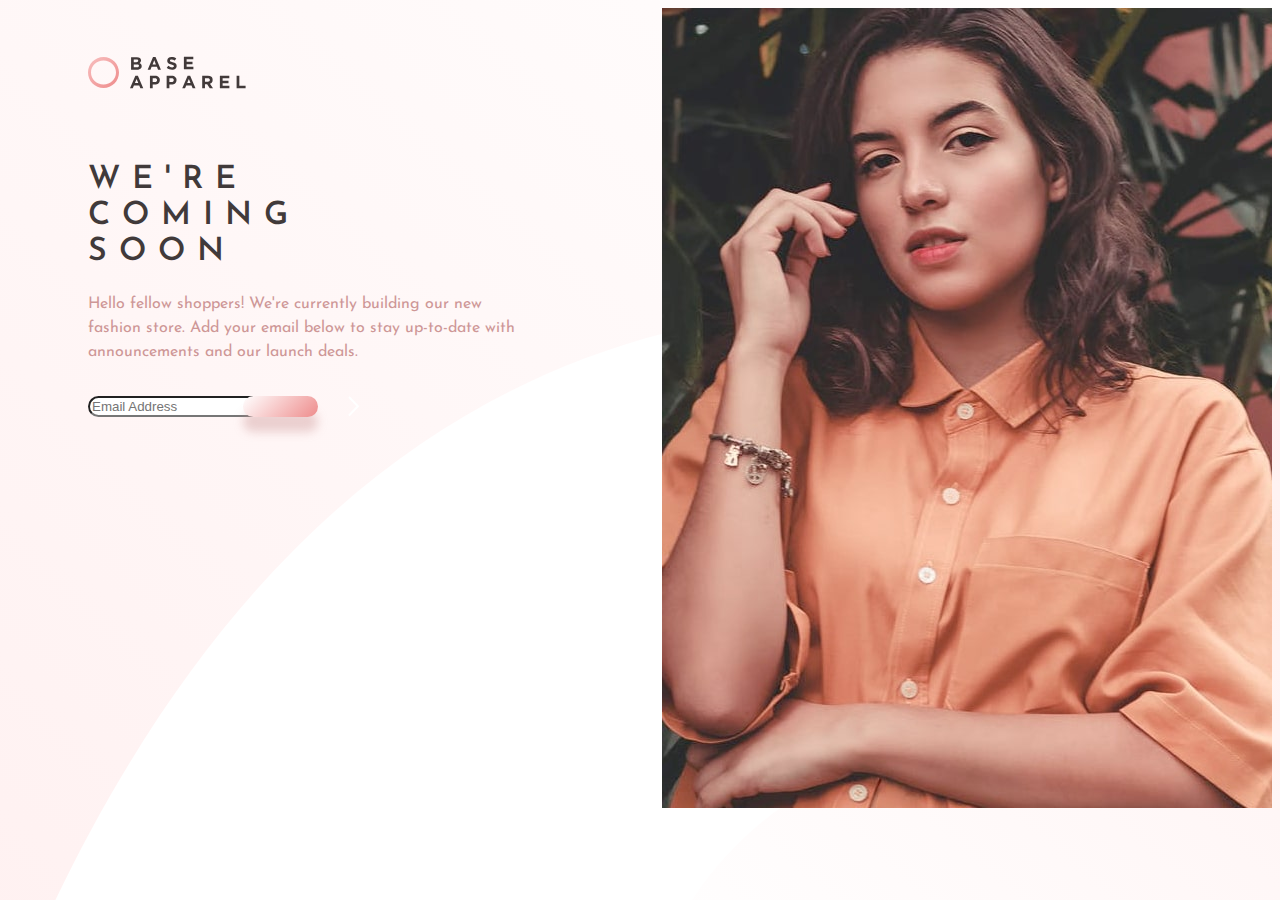
<file: index.html>
<!DOCTYPE html>
<html lang="en">
<head>
    <meta charset="UTF-8">
    <meta http-equiv="X-UA-Compatible" content="IE=edge">
        <meta name="viewport" content="width=device-width, initial-scale=1.0">
            <title>Base Apparel </title>
            <link rel="stylesheet" href="./output.css" >
            <link href="https://fonts.googleapis.com/css2?family=Josefin+Sans:wght@300;400;600&family=Space+Mono&display=swap" rel="stylesheet">
             <style>
                body{
                    font-family: 'Josefin Sans', sans-serif, serif;
                }
            </style>
            <script src="./app.js"></script>
</head>

<body>
<div class=container >
    
    <div class="container-left">
        <img src="./images/logo.svg" alt="Hero Logo">
        <div>
            <h1><span>WE'RE </span><br>COMING<br>SOON</h1>
        </div> 
        <div>
            <p>
        Hello fellow shoppers! We're currently 
        building our new fashion store. 
        Add your email below to stay up-to-date 
        with announcements and our launch deals. 
            </p>
         </div> 
        <div >
        <form>
            <input 
             class="round-edges"
             id="email" 
             type="text" 
             name="email" 
             placeholder="Email Address" required
             autocapitalize="off" 
             />
             <input
             class="button"
             type="button" 
             onclick="onSubmit()"
             />
            <img class=submit-arrow src="./images/icon-arrow.svg">
            </input> 
        </form>  
        <p id="error-message"></p>         
        </div>
            
    </div> 

    <div class="container-right">
        <div>
            <img src="./images/hero-desktop.jpg" alt="Hero Desktop">
        </div>
    </div>
</div>
</body>
</html>
</file>
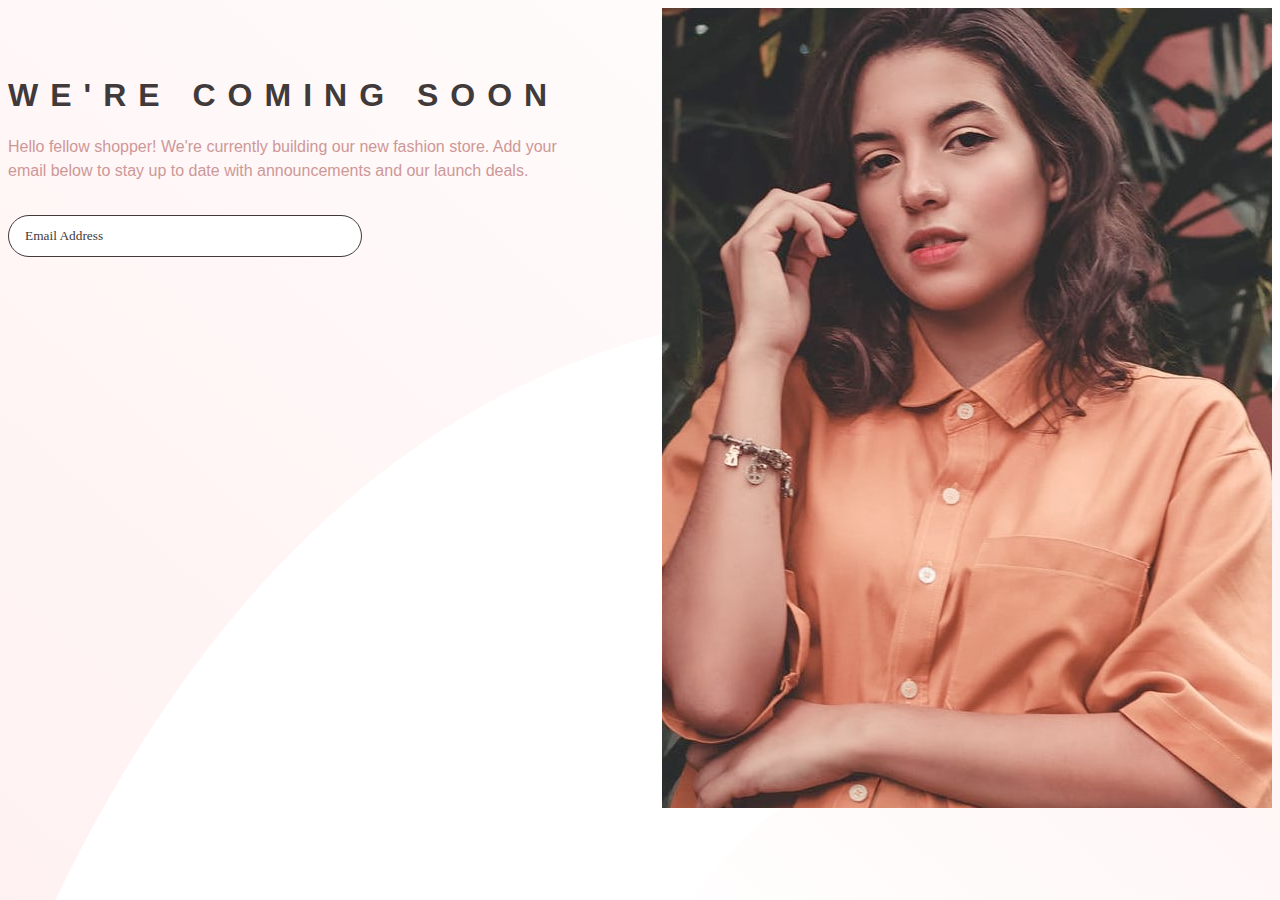
<file: base apparel.html>
<!DOCTYPE html>
<html lang="en">
<head>
    <meta charset="UTF-8">
    <meta http-equiv="X-UA-Compatible" content="IE=edge">
        <meta name="viewport" content="width=device-width, initial-scale=1.0">
            <title>Base Apparel </title>
            <link rel="stylesheet" href="./styles.css" />
</head>
<body>
    <div class="container">
        <div>
        <h1>WE'RE <strong>COMING SOON</strong></h1>
        <div> 
        <p>
        Hello fellow shopper! We're currently 
        building our new fashion store. 
        Add your email below to stay up to date 
        with announcements and our launch deals. 
         </p>
         </div> 
         <div>
        <form>
            <input type="text" name="Email Address" placeholder="Email Address"/>
        </form>
        </div>
        
    </div>
<div >
    <img src="./images/hero-desktop.jpg" alt="Hero Desktop">
</div>
</div>

</body>
</html>
</file>
<file: output.css>
@font-face {
  font-family: "Josefin Sans";
  src: url "https://fonts.google.com/specimen/Josefin+Sans"; }
body {
  background: url(./images/bg-pattern-desktop.svg) no-repeat center/cover;
  color: #ce9797;
  font-family: 'Josefin Sans', sans-serif, serif; }

.container {
  display: flex;
  column-gap: 6rem; }
  .container .container-left {
    color: #ce9797;
    font-family: 'Josefin Sans', sans-serif;
    padding: 3rem;
    padding-left: 5rem; }
  .container p {
    color: #ce9797;
    font-size: 16px;
    font-weight: 400bold;
    line-height: 1.5rem;
    padding-bottom: 1rem; }
  .container h1 {
    color: #413a3a;
    letter-spacing: .75rem;
    line-height: 2.25rem;
    font-weight: 600;
    padding-top: 3rem; }
    .container h1 h1 span {
      color: #ce9797;
      font-weight: 300; }

.round-edges {
  border: 1.5px solid 0, 36%, 70%, 25%;
  border-radius: 2rem; }

form {
  display: flex;
  width: 100%; }
  form form input {
    border: 1px solid #413a3a;
    border-radius: 2rem;
    font-family: 'Josefin Sans';
    padding: .75rem 1rem;
    width: 20rem; }
    form form input:placeholder {
      color: #413a3a; }
    form form input:focus {
      border: 2px solid #ce9797; }
      form form input:focus.error {
        border: solid 2px #f96262;
        background-image: url(./images/icon-error.svg) no-repeat; }
      form form input:focus#error-message {
        color: #f96262;
        padding-left: 1.15rem; }
  form .button {
    background-image: linear-gradient(135deg, white, #ee8c8c);
    border: none;
    border-radius: 1.5rem;
    box-shadow: 0px 15px 10px rgba(206, 151, 151, 0.4);
    transform: translateX(-30px);
    width: 75px; }
    form .button .submit-arrow {
      padding: .75rem 0;
      transform: translateX(-70px); }

/*# sourceMappingURL=output.css.map */
</file>
<file: styles.css>
@font-face {
    font-family: 'Josefin Sans' ;
    src: url ("https://fonts.google.com/specimen/Josefin+Sans");
}

body{
    background: url(./images/bg-pattern-desktop.svg) no-repeat center/cover;
    color:hsl(0, 36%, 70%);
    font-family: 'Josefin Sans', sans-serif, serif;
}

.container {
   display: flex; 
   column-gap: 6rem;
}

.container-left {
    color:hsl(0, 36%, 70%);
    font-family: 'Josefin Sans', sans-serif;
    padding: 3rem;
    padding-left: 5rem;
}

h1{
    color: hsl(0, 6%, 24%);
    letter-spacing: .75rem;
    line-height: 2.25rem;
    font-weight:600; 
    padding-top: 3rem;
}

h1 span {
    color: hsl(0, 36%, 70%);   
    font-weight: 300;
}

p {
    color:hsl(0, 36%, 70%) ;
    font-size: 16px;
    font-weight: 400bold;
    line-height: 1.5rem; 
    padding-bottom: 1rem;
    
}

.round-edges {
    border: 1.5px solid hsl(0, 36%, 70%, 25%); 
    border-radius: 2rem;
}


form{
    display: flex;
    
    width: 100%;
   
}
form input {
    border: 1px solid hsl(0, 6%, 24%);
    border-radius: 2rem;
    font-family: 'Josefin Sans';
    padding: .75rem 1rem;
    width: 20rem;
     
}

form input::placeholder{
    color:hsl(0, 6%, 24%);
}

form > input:focus {
    border: 2px solid  hsl(0, 36%, 70%);
}   

.button{
    background-image: linear-gradient(
        135deg,
    hsl(0, 0%, 100%), 
    hsl(0, 74%, 74%)
    );
    border: none;
    border-radius: 1.5rem;
    box-shadow: 0px 15px 10px hsla(0, 36%, 70%, 40%);
    transform: translateX(-30px);
    width: 75px;
}
.submit-arrow{
    padding:.75rem 0;
    transform: translateX(-70px);
    
}
.error{
    border: solid 2px hsl(0, 93%, 68%);
    background-image: url(./images/icon-error.svg) no-repeat;
}

#error-message {
    color:hsl(0, 93%, 68%);
    padding-left: 1.15rem;
}
</file>
